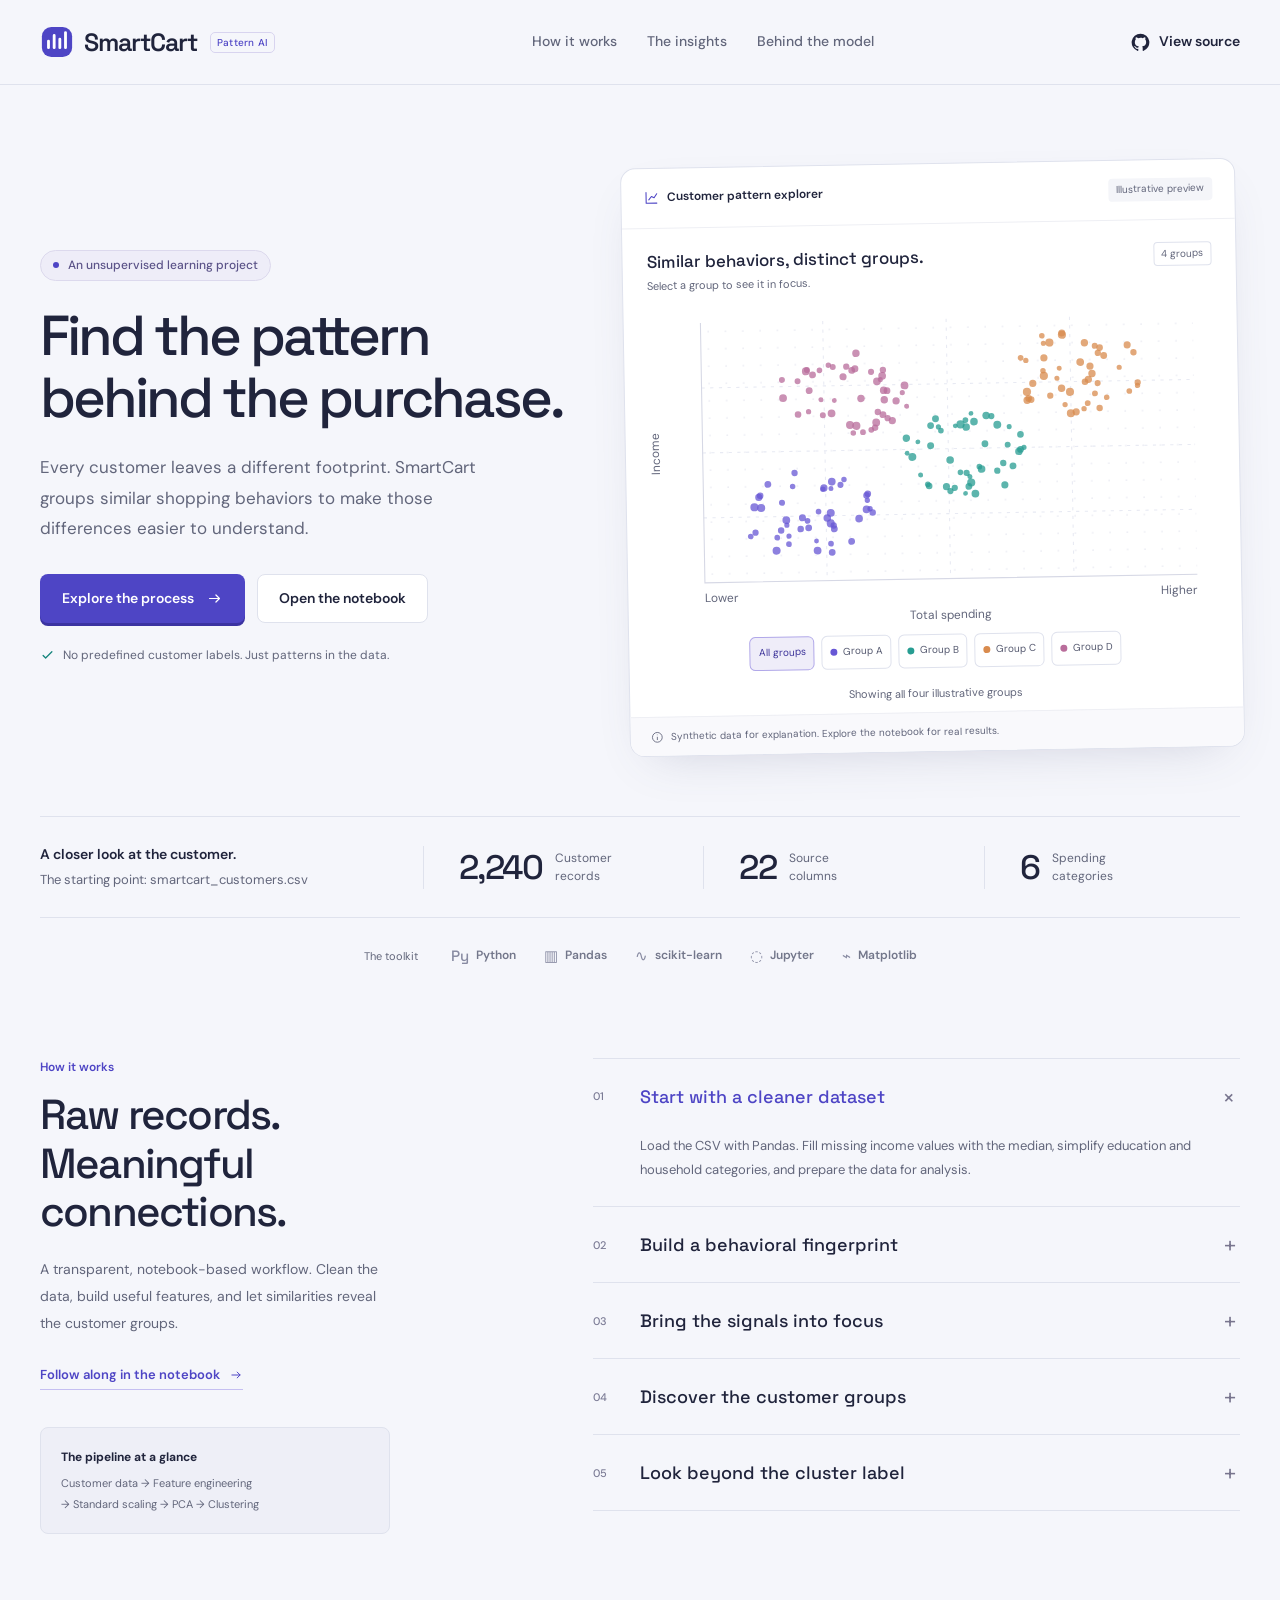
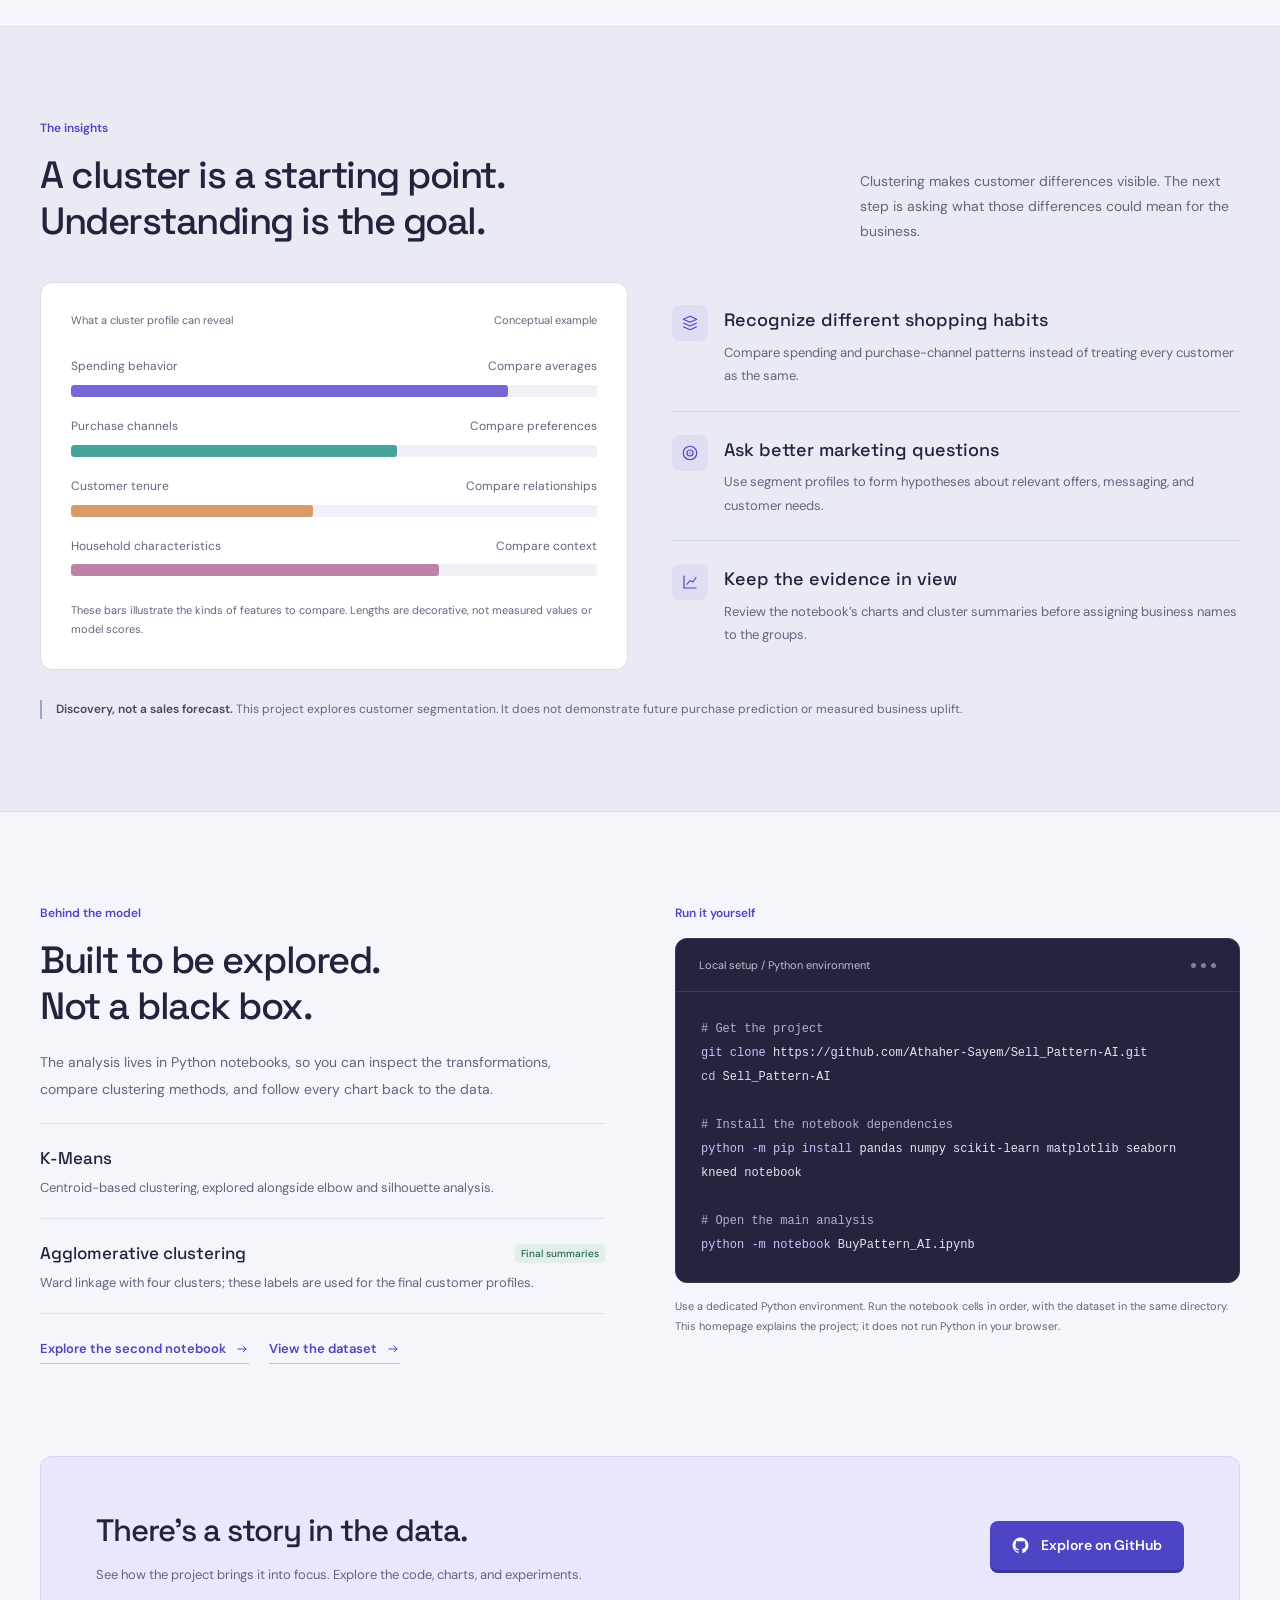
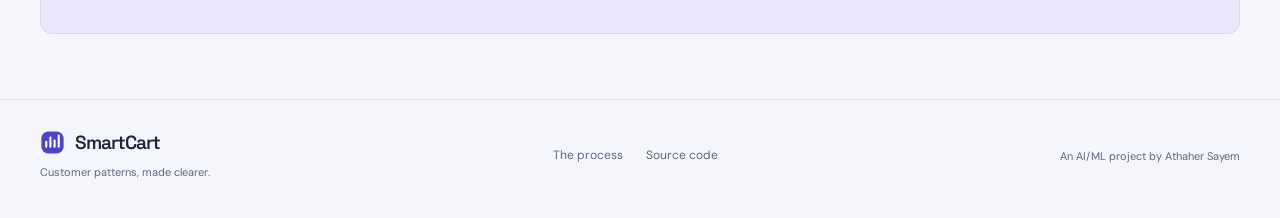
<file: index.html>
<!doctype html>
<html lang="en">
<head>
  <meta charset="utf-8">
  <meta name="viewport" content="width=device-width, initial-scale=1">
  <meta name="description" content="Explore SmartCart, an unsupervised machine learning project that reveals customer purchase patterns through feature engineering, PCA, and clustering.">
  <meta name="theme-color" content="#f5f6fb">
  <title>SmartCart — Find the pattern behind the purchase</title>
  <link rel="preconnect" href="https://fonts.googleapis.com">
  <link rel="preconnect" href="https://fonts.gstatic.com" crossorigin>
  <link href="https://fonts.googleapis.com/css2?family=DM+Sans:wght@400;450;500;550;600;650;700&family=Space+Grotesk:wght@400;500;600;700&display=swap" rel="stylesheet">
  <style>
    :root{--paper:#f5f6fb;--white:#fff;--ink:#20243c;--muted:#62667b;--line:#dfe2ed;--indigo:#4e45c5;--lavender:#e9e7fc;--teal:#14857c;--orange:#be6824;--pink:#b25185;--display:'Space Grotesk',sans-serif;--body:'DM Sans',sans-serif}
    *{box-sizing:border-box}html{scroll-behavior:smooth;scroll-padding-top:100px}body{margin:0;background:var(--paper);color:var(--ink);font:16px/1.65 var(--body);-webkit-font-smoothing:antialiased}a{color:inherit;text-decoration:none}button{font:inherit}button,a,summary{-webkit-tap-highlight-color:transparent}button:focus-visible,a:focus-visible,summary:focus-visible{outline:3px solid var(--indigo);outline-offset:5px}button{cursor:pointer}svg{display:block}h1,h2,h3,p{margin:0}h1,h2,h3{font-family:var(--display);font-weight:500}::selection{background:#dcd8fb}.container{width:min(1200px,calc(100% - 80px));margin-inline:auto}.skip{position:fixed;left:20px;top:-80px;background:var(--ink);color:white;padding:12px;z-index:20}.skip:focus{top:12px}.site-header{position:sticky;top:0;z-index:10;border-bottom:1px solid var(--line);background:rgba(245,246,251,.96)}.nav{height:84px;display:flex;justify-content:space-between;align-items:center;gap:24px}.brand{display:flex;align-items:center;gap:10px;font:600 25px var(--display);letter-spacing:-1px;flex-shrink:0}.brand-mark{width:34px;height:34px;color:var(--indigo)}.brand small{font:500 10px var(--body);letter-spacing:.02em;border:1px solid #d8d4ef;border-radius:5px;padding:3px 6px;color:var(--indigo);margin-left:3px}.nav-links{display:flex;gap:30px;align-items:center;font-size:14px;font-weight:500}.nav-links a{color:var(--muted)}.nav-links a:hover{color:var(--indigo)}.source-link{display:flex;align-items:center;gap:9px;font-size:14px;font-weight:600}.source-link svg{width:19px;height:19px}.mobile-menu{display:none}.button{min-height:48px;display:inline-flex;align-items:center;justify-content:center;gap:12px;padding:12px 21px;border-radius:8px;font-size:14px;font-weight:600;border:1px solid transparent;transition:background .18s}.button svg{width:17px;height:17px}.button-primary{background:var(--indigo);color:white;box-shadow:0 3px 0 #3b33a1}.button-primary:hover{background:#3f36ad}.button-secondary{background:white;border-color:var(--line)}.button-secondary:hover{background:#efedf9}
    .hero{padding:78px 0 64px}.hero-grid{display:grid;grid-template-columns:.92fr 1.08fr;gap:62px;align-items:center}.project-label{display:inline-flex;align-items:center;gap:9px;border:1px solid #dcd9ed;background:#eeedf8;border-radius:30px;padding:5px 12px;color:#5b5388;font-size:12px;font-weight:500}.project-label span{width:6px;height:6px;border-radius:50%;background:var(--indigo)}h1{font-size:clamp(42px,4.4vw,64px);line-height:1.09;letter-spacing:-3px;margin:24px 0}.hero-copy>p{max-width:460px;font-size:17px;line-height:1.8;color:var(--muted)}.hero-actions{display:flex;gap:12px;flex-wrap:wrap;margin:30px 0 23px}.hero-note{display:flex;align-items:center;gap:8px;color:var(--muted);font-size:12px}.hero-note svg{width:15px;height:15px;color:var(--teal)}.visual-shell{background:#fff;border:1px solid var(--line);border-radius:15px;box-shadow:0 18px 50px -24px #55567b40;overflow:hidden;transform:rotate(-1deg)}.visual-top{display:flex;justify-content:space-between;align-items:center;gap:12px;padding:18px 22px;border-bottom:1px solid #eeeff4;font-size:12px}.visual-title{display:flex;align-items:center;gap:8px;font-weight:600}.visual-title svg{width:16px;height:16px;color:var(--indigo)}.preview-tag{font-size:10px;color:var(--muted);padding:3px 8px;background:#f4f5f9;border-radius:4px}.plot-header{display:flex;justify-content:space-between;gap:12px;padding:22px 24px 0}.plot-header h2{font:500 17px var(--display)}.plot-header p{font-size:11px;color:var(--muted);margin-top:4px}.plot-header>span{align-self:flex-start;padding:3px 7px;border:1px solid var(--line);border-radius:4px;font-size:10px;color:var(--muted)}.scatter{width:100%;height:auto;padding:2px 14px 0}.scatter text{font-family:var(--body);font-size:11px;fill:var(--muted)}.scatter .gridline{stroke:#e8eaf3;stroke-dasharray:3 5}.scatter circle{transition:opacity .2s}.chart-controls{display:flex;gap:7px;justify-content:center;flex-wrap:wrap;padding:0 12px 16px}.chart-controls button{display:flex;align-items:center;gap:5px;background:#fff;border:1px solid var(--line);border-radius:6px;padding:5px 8px;min-height:34px;font-size:10px;color:#565a70}.chart-controls button[aria-pressed=true]{background:#efedf9;border-color:#b1a8e9;color:#3e359a}.swatch{width:7px;height:7px;border-radius:50%;background:var(--swatch,var(--indigo));display:inline-block;flex-shrink:0}.chart-caption{background:#f9f9fc;padding:11px 20px;color:var(--muted);font-size:10px;border-top:1px solid #eeeff4;display:flex;gap:7px;align-items:center}.chart-caption svg{width:13px;height:13px;flex-shrink:0}.chart-status{min-height:20px;text-align:center;font-size:11px;color:var(--muted);padding-bottom:10px}.dataset-strip{display:grid;grid-template-columns:1.4fr repeat(3,1fr);border-top:1px solid var(--line);border-bottom:1px solid var(--line);padding:26px 0;gap:24px;align-items:center}.dataset-intro{font-size:13px;color:var(--muted)}.dataset-intro strong{color:var(--ink);font-size:14px;display:block;font-weight:600;margin-bottom:3px}.stat{border-left:1px solid var(--line);padding-left:35px;display:flex;align-items:center;gap:13px}.stat strong{font:500 34px var(--display);letter-spacing:-1.5px}.stat span{font-size:12px;color:var(--muted);max-width:75px;line-height:1.5}.tech-line{display:flex;justify-content:center;align-items:center;gap:28px;flex-wrap:wrap;padding:28px 0 0;color:#73778b;font-size:12px}.tech-line>span:first-child{font-size:11px;color:var(--muted);margin-right:5px}.tech-line b{font-weight:600;display:flex;align-items:center;gap:7px}.tech-icon{font:500 15px var(--display);color:#888ba2}
    .section{padding:92px 0}.section-head{display:flex;justify-content:space-between;gap:45px;align-items:flex-end;margin-bottom:38px}.section-head h2{font-size:38px;line-height:1.2;letter-spacing:-1.5px;max-width:470px}.section-head p{font-size:14px;line-height:1.8;max-width:380px;color:var(--muted)}.section-label{font-size:12px;font-weight:600;color:var(--indigo);display:block;margin-bottom:14px}.workflow{display:grid;grid-template-columns:.85fr 1.15fr;gap:75px}.workflow-intro h2{font-size:42px;line-height:1.15;letter-spacing:-1.8px;max-width:340px}.workflow-intro>p{margin:20px 0 25px;max-width:340px;color:var(--muted);font-size:14px;line-height:1.9}.text-link{display:inline-flex;gap:9px;align-items:center;color:var(--indigo);font-size:13px;font-weight:600;border-bottom:1px solid #c5bff1;padding-bottom:3px}.text-link svg{width:14px;height:14px}.pipeline-mini{margin-top:37px;padding:18px 20px;border-radius:8px;border:1px solid var(--line);background:#eeeff7;max-width:350px;color:#62667b;font-size:11px;line-height:1.9}.pipeline-mini strong{color:var(--ink);display:block;font-size:12px;margin-bottom:5px}.pipeline-mini code{font-size:11px;font-family:var(--body)}.steps{border-top:1px solid var(--line)}.steps details{border-bottom:1px solid var(--line)}.steps summary{list-style:none;cursor:pointer;display:grid;grid-template-columns:32px 1fr 20px;gap:15px;align-items:center;padding:23px 0;font:500 18px var(--display)}.steps summary::-webkit-details-marker{display:none}.step-number{font:500 11px var(--body);color:#7b7b95}.step-toggle{font:400 22px var(--body);color:#78758e;text-align:center}.steps details[open] .step-toggle{transform:rotate(45deg)}.step-content{padding:0 35px 23px 47px;font-size:13px;color:var(--muted);line-height:1.9}.step-content code{font-family:var(--body);color:var(--indigo);background:#eae8f8;padding:2px 4px;border-radius:3px}.steps details[open] summary{color:var(--indigo)}.results-section{background:#eaeaf5;border-block:1px solid #dedfeb}.insights{display:grid;grid-template-columns:1fr 1fr;gap:24px}.insight-main{background:white;border:1px solid #dcdde9;border-radius:12px;padding:28px 30px}.insight-main .mini-label{font-size:11px;color:var(--muted);display:flex;justify-content:space-between;gap:12px;margin-bottom:28px}.bars{display:grid;gap:20px}.metric-label{display:flex;justify-content:space-between;font-size:12px;margin-bottom:8px;color:var(--muted)}.track{height:12px;background:#f0f0f6;border-radius:3px;overflow:hidden}.track i{display:block;height:100%;background:var(--bar);width:var(--width);border-radius:3px}.insight-main>p{font-size:11px;color:var(--muted);margin-top:25px;line-height:1.7}.insight-list{display:flex;flex-direction:column;justify-content:center;padding:0 0 0 20px}.insight-item{display:grid;grid-template-columns:36px 1fr;gap:16px;padding:23px 0;border-bottom:1px solid #d6d8e5}.insight-item:last-child{border-bottom:0}.insight-icon{background:#deddf1;color:var(--indigo);border-radius:8px;width:36px;height:36px;display:grid;place-items:center}.insight-icon svg{width:18px;height:18px}.insight-item h3{font-size:18px;margin-bottom:6px}.insight-item p{font-size:13px;color:var(--muted);line-height:1.8}.limit-note{font-size:12px;color:var(--muted);margin-top:30px;padding-left:14px;border-left:2px solid #a5a0d2}.limit-note strong{font-weight:600;color:#48465e}
    .research{display:grid;grid-template-columns:1fr 1fr;gap:70px;align-items:start}.research h2{font-size:38px;letter-spacing:-1.5px;line-height:1.2;margin-bottom:20px}.research-copy>p{color:var(--muted);font-size:14px;line-height:1.9;margin-bottom:20px}.model-comparison{display:grid;gap:0;border-top:1px solid var(--line)}.model-row{padding:20px 0;border-bottom:1px solid var(--line)}.model-row h3{font-size:17px;margin-bottom:5px;display:flex;justify-content:space-between;gap:8px;align-items:center}.model-row h3 span{font:500 10px var(--body);background:#e1eeea;color:#226653;border-radius:4px;padding:3px 6px}.model-row p{font-size:13px;color:var(--muted)}.research-links{display:flex;gap:20px;flex-wrap:wrap;margin-top:24px}.terminal{background:#22253d;border:1px solid #343750;border-radius:12px;overflow:hidden;color:#e3e4f1}.terminal-top{padding:17px 23px;border-bottom:1px solid #3b3e55;font-size:11px;color:#bdc0d1;display:flex;justify-content:space-between;gap:8px}.terminal-dots{display:flex;gap:5px;align-items:center}.terminal-dots i{width:5px;height:5px;border-radius:50%;background:#7e819c}.terminal pre{font:12px/2 ui-monospace,SFMono-Regular,Consolas,monospace;margin:0;padding:25px;overflow:auto}.terminal .comment{color:#b0b3c9}.terminal .command{color:#c8c3ff}.terminal-note{font-size:11px;color:var(--muted);padding:14px 0;line-height:1.8}.closing{padding:48px 55px;background:var(--lavender);border:1px solid #d8d5f0;border-radius:12px;display:flex;justify-content:space-between;align-items:center;gap:35px;margin-bottom:65px}.closing h2{font-size:31px;letter-spacing:-1px;margin-bottom:8px}.closing p{font-size:13px;color:#68627e}.footer{border-top:1px solid var(--line);padding:30px 0 36px}.footer-inner{display:flex;align-items:center;justify-content:space-between;gap:25px}.footer-brand .brand{font-size:19px}.footer-brand .brand-mark{width:25px;height:25px}.footer-brand>p{font-size:11px;color:var(--muted);margin-top:8px}.footer-links{display:flex;gap:23px;font-size:12px;color:var(--muted)}.footer-credit{font-size:11px;color:var(--muted)}
    .hero-grid>*,.research>*,.insights>*{min-width:0}.model-row h3{flex-wrap:wrap}.terminal code{white-space:pre-wrap;overflow-wrap:anywhere}
    @media(min-width:1450px){.hero{padding-top:95px;padding-bottom:78px}}
    @media(max-width:1050px){.container{width:calc(100% - 48px)}.hero-grid{gap:30px}h1{font-size:50px;letter-spacing:-2.5px}.nav-links{gap:18px}.hero-copy>p{font-size:15px}.workflow{gap:40px}.stat{padding-left:20px}.stat strong{font-size:30px}.research{gap:40px}.closing{padding:36px}}
    @media(max-width:800px){.hero{padding:48px 0}.hero-grid{grid-template-columns:1fr;gap:40px}.hero-copy{max-width:600px}h1{font-size:60px;max-width:580px}.hero-copy>p{max-width:510px}.visual-shell{max-width:600px;width:100%;margin:auto;transform:none}.nav-links{display:none}.nav{height:72px}.mobile-menu{display:block;position:relative;margin-left:auto}.mobile-menu summary{list-style:none;cursor:pointer;font-size:13px;min-height:44px;padding:12px}.mobile-menu summary::-webkit-details-marker{display:none}.mobile-menu div{position:absolute;right:0;top:55px;background:white;box-shadow:0 12px 35px #20243c20;border:1px solid var(--line);border-radius:8px;min-width:180px;padding:8px}.mobile-menu a{display:block;font-size:14px;padding:10px}.dataset-strip{grid-template-columns:repeat(3,1fr);gap:18px}.dataset-intro{grid-column:1/-1;padding-bottom:5px}.stat{padding-left:0;border:0}.tech-line{gap:16px}.section{padding:65px 0}.workflow{grid-template-columns:1fr;gap:32px}.workflow-intro h2{max-width:550px;font-size:36px}.workflow-intro>p{max-width:520px}.pipeline-mini{display:none}.section-head{align-items:flex-start;gap:20px;flex-direction:column}.section-head h2{font-size:34px}.section-head p{max-width:520px}.insights,.research{grid-template-columns:1fr;gap:32px}.insight-list{padding:0}.research{gap:30px}.research h2{font-size:34px}.closing{align-items:flex-start;flex-direction:column;gap:23px}.footer-inner{flex-wrap:wrap}.footer-credit{width:100%}.source-link{font-size:0;gap:0}.source-link svg{width:23px;height:23px}.source-link{min-width:35px;min-height:44px;justify-content:center}}
    @media(max-width:480px){.container{width:calc(100% - 36px)}h1{font-size:46px;letter-spacing:-2px}.brand{font-size:22px}.brand small{display:none}.hero{padding:36px 0}.hero-copy>p{font-size:15px}.hero-actions{gap:10px}.button{padding-inline:16px;font-size:13px}.plot-header{padding:20px 16px 0}.plot-header h2{font-size:15px}.visual-top{padding:15px 16px}.preview-tag{font-size:9px}.chart-controls{gap:5px}.chart-controls button{font-size:9px;padding:4px 6px}.stat{flex-direction:column;align-items:flex-start;gap:5px}.stat strong{font-size:29px}.stat span{max-width:none;font-size:11px}.tech-line{justify-content:flex-start;gap:14px}.tech-line>span:first-child{width:100%}.workflow-intro h2,.section-head h2,.research h2{font-size:32px}.steps summary{font-size:16px;gap:9px}.step-content{padding-left:41px;padding-right:5px}.insight-main{padding:22px}.closing{padding:28px 24px}.closing h2{font-size:27px}.footer-links{gap:20px}.terminal pre{padding:20px;font-size:11px}}
    @media(prefers-reduced-motion:reduce){html{scroll-behavior:auto}*,*::before,*::after{transition:none!important;animation:none!important}}
  </style>
</head>
<body>
  <a class="skip" href="#main">Skip to content</a>
  <svg xmlns="http://www.w3.org/2000/svg" style="display:none" aria-hidden="true"><symbol id="logo" viewBox="0 0 36 36"><rect x="2" y="2" width="32" height="32" rx="10" fill="currentColor"/><path d="M9 24V17m6 7V11m6 13V15m6 9V8" stroke="white" stroke-width="3" stroke-linecap="round"/></symbol><symbol id="arrow" viewBox="0 0 24 24"><path d="M5 12h14m-5-5 5 5-5 5" fill="none" stroke="currentColor" stroke-width="1.7" stroke-linecap="round" stroke-linejoin="round"/></symbol><symbol id="github" viewBox="0 0 24 24"><path fill="currentColor" d="M12 .8a11.2 11.2 0 0 0-3.54 21.82c.56.1.77-.24.77-.54v-2.1c-3.13.68-3.8-1.33-3.8-1.33-.51-1.3-1.25-1.65-1.25-1.65-1.02-.7.08-.69.08-.69 1.13.08 1.73 1.16 1.73 1.16 1 1.72 2.63 1.22 3.27.93.1-.73.4-1.22.72-1.5-2.5-.28-5.12-1.25-5.12-5.54 0-1.23.44-2.23 1.16-3.02-.12-.28-.5-1.43.11-2.98 0 0 .94-.3 3.08 1.15A10.7 10.7 0 0 1 12 6.13c.95 0 1.9.13 2.79.38 2.14-1.45 3.07-1.15 3.07-1.15.61 1.55.23 2.7.11 2.98a4.35 4.35 0 0 1 1.15 3.02c0 4.3-2.62 5.26-5.13 5.54.41.35.77 1.03.77 2.08v3.1c0 .3.2.65.78.54A11.2 11.2 0 0 0 12 .8Z"/></symbol><symbol id="check" viewBox="0 0 24 24"><path d="m5 12 4 4L19 6" fill="none" stroke="currentColor" stroke-width="2" stroke-linecap="round" stroke-linejoin="round"/></symbol><symbol id="chart" viewBox="0 0 24 24"><path d="M4 4v16h16M8 15l4-5 4 2 4-6" fill="none" stroke="currentColor" stroke-width="1.6" stroke-linecap="round" stroke-linejoin="round"/></symbol><symbol id="info" viewBox="0 0 24 24"><circle cx="12" cy="12" r="9" fill="none" stroke="currentColor" stroke-width="1.6"/><path d="M12 11v6m0-10v1" stroke="currentColor" stroke-width="1.6"/></symbol><symbol id="layers" viewBox="0 0 24 24"><path d="m3 7 9-4 9 4-9 4-9-4Zm0 5 9 4 9-4M3 17l9 4 9-4" fill="none" stroke="currentColor" stroke-width="1.6" stroke-linejoin="round"/></symbol><symbol id="target" viewBox="0 0 24 24"><circle cx="12" cy="12" r="9" fill="none" stroke="currentColor" stroke-width="1.6"/><circle cx="12" cy="12" r="4" fill="none" stroke="currentColor" stroke-width="1.6"/><circle cx="12" cy="12" r="1" fill="currentColor"/></symbol></svg>
  <header class="site-header">
    <nav class="container nav" aria-label="Main navigation">
      <a class="brand" href="#top" aria-label="SmartCart home"><svg class="brand-mark" aria-hidden="true"><use href="#logo"/></svg>SmartCart<small>Pattern AI</small></a>
      <div class="nav-links"><a href="#how-it-works">How it works</a><a href="#insights">The insights</a><a href="#research">Behind the model</a></div>
      <details class="mobile-menu"><summary>Menu</summary><div><a href="#how-it-works">How it works</a><a href="#insights">The insights</a><a href="#research">Behind the model</a></div></details>
      <a class="source-link" href="https://github.com/Athaher-Sayem/Sell_Pattern-AI" aria-label="View source on GitHub"><svg aria-hidden="true"><use href="#github"/></svg>View source</a>
    </nav>
  </header>
  <main id="main">
    <section class="hero" id="top" aria-labelledby="hero-title">
      <div class="container hero-grid">
        <div class="hero-copy">
          <div class="project-label"><span aria-hidden="true"></span>An unsupervised learning project</div>
          <h1 id="hero-title">Find the pattern<br>behind the purchase.</h1>
          <p>Every customer leaves a different footprint. SmartCart groups similar shopping behaviors to make those differences easier to understand.</p>
          <div class="hero-actions"><a class="button button-primary" href="#how-it-works">Explore the process<svg aria-hidden="true"><use href="#arrow"/></svg></a><a class="button button-secondary" href="https://github.com/Athaher-Sayem/Sell_Pattern-AI/blob/main/BuyPattern_AI.ipynb">Open the notebook</a></div>
          <div class="hero-note"><svg aria-hidden="true"><use href="#check"/></svg>No predefined customer labels. Just patterns in the data.</div>
        </div>
        <div class="visual-shell">
          <div class="visual-top"><span class="visual-title"><svg aria-hidden="true"><use href="#chart"/></svg>Customer pattern explorer</span><span class="preview-tag">Illustrative preview</span></div>
          <div class="plot-header"><div><h2>Similar behaviors, distinct groups.</h2><p>Select a group to see it in focus.</p></div><span>4 groups</span></div>
          <svg class="scatter" viewBox="0 0 540 316" role="img" aria-labelledby="plot-title plot-desc"><title id="plot-title">Illustrative customer segmentation scatter plot</title><desc id="plot-desc">Synthetic points arranged into four groups to explain clustering. This is not the notebook's measured output. The horizontal axis represents spending and the vertical axis represents income.</desc><defs><pattern id="dots" width="16" height="16" patternUnits="userSpaceOnUse"><circle cx="1" cy="1" r=".7" fill="#e6e7f0"/></pattern><clipPath id="plot-clip"><rect x="58" y="25" width="455" height="240"/></clipPath></defs><rect x="58" y="25" width="455" height="240" fill="url(#dots)"/><path class="gridline" d="M58 85h455M58 145h455M58 205h455M171 25v240M285 25v240M399 25v240"/><path d="M58 25v240h455" fill="none" stroke="#d6d8e5"/><g clip-path="url(#plot-clip)" id="scatter-points"></g><text x="285" y="302" text-anchor="middle">Total spending</text><text x="18" y="145" text-anchor="middle" transform="rotate(-90 18 145)">Income</text><text x="58" y="283">Lower</text><text x="513" y="283" text-anchor="end">Higher</text></svg>
          <div class="chart-controls" role="group" aria-label="Highlight an illustrative cluster"><button type="button" data-cluster="all" aria-pressed="true">All groups</button><button type="button" data-cluster="0" aria-pressed="false"><span class="swatch" style="--swatch:#6757d5" aria-hidden="true"></span>Group A</button><button type="button" data-cluster="1" aria-pressed="false"><span class="swatch" style="--swatch:#279d92" aria-hidden="true"></span>Group B</button><button type="button" data-cluster="2" aria-pressed="false"><span class="swatch" style="--swatch:#d98b4e" aria-hidden="true"></span>Group C</button><button type="button" data-cluster="3" aria-pressed="false"><span class="swatch" style="--swatch:#b96d9b" aria-hidden="true"></span>Group D</button></div>
          <p class="chart-status" aria-live="polite" id="chart-status">Showing all four illustrative groups</p>
          <div class="chart-caption"><svg aria-hidden="true"><use href="#info"/></svg>Synthetic data for explanation. Explore the notebook for real results.</div>
          <noscript><p class="chart-caption">Enable JavaScript to explore the illustrative scatter plot.</p></noscript>
        </div>
      </div>
    </section>
    <div class="container">
      <div class="dataset-strip"><div class="dataset-intro"><strong>A closer look at the customer.</strong>The starting point: smartcart_customers.csv</div><div class="stat"><strong>2,240</strong><span>Customer records</span></div><div class="stat"><strong>22</strong><span>Source columns</span></div><div class="stat"><strong>6</strong><span>Spending categories</span></div></div>
      <div class="tech-line"><span>The toolkit</span><b><span class="tech-icon" aria-hidden="true">Py</span>Python</b><b><span class="tech-icon" aria-hidden="true">▥</span>Pandas</b><b><span class="tech-icon" aria-hidden="true">∿</span>scikit-learn</b><b><span class="tech-icon" aria-hidden="true">◌</span>Jupyter</b><b><span class="tech-icon" aria-hidden="true">⌁</span>Matplotlib</b></div>
    </div>
    <section class="section" id="how-it-works" aria-labelledby="workflow-title">
      <div class="container workflow">
        <div class="workflow-intro"><span class="section-label">How it works</span><h2 id="workflow-title">Raw records.<br>Meaningful connections.</h2><p>A transparent, notebook-based workflow. Clean the data, build useful features, and let similarities reveal the customer groups.</p><a class="text-link" href="https://github.com/Athaher-Sayem/Sell_Pattern-AI/blob/main/BuyPattern_AI.ipynb">Follow along in the notebook<svg aria-hidden="true"><use href="#arrow"/></svg></a><div class="pipeline-mini"><strong>The pipeline at a glance</strong><code>Customer data → Feature engineering<br>→ Standard scaling → PCA → Clustering</code></div></div>
        <div class="steps">
          <details open><summary><span class="step-number">01</span>Start with a cleaner dataset<span class="step-toggle" aria-hidden="true">+</span></summary><div class="step-content">Load the CSV with Pandas. Fill missing income values with the median, simplify education and household categories, and prepare the data for analysis.</div></details>
          <details><summary><span class="step-number">02</span>Build a behavioral fingerprint<span class="step-toggle" aria-hidden="true">+</span></summary><div class="step-content">Derive <code>Total_Spending</code> from six product categories, plus age, customer tenure, and total children. Encode categorical values and remove redundant source columns.</div></details>
          <details><summary><span class="step-number">03</span>Bring the signals into focus<span class="step-toggle" aria-hidden="true">+</span></summary><div class="step-content"><code>StandardScaler</code> puts features on a comparable scale. Principal component analysis (PCA) then compresses the data into three components for clustering and visualization.</div></details>
          <details><summary><span class="step-number">04</span>Discover the customer groups<span class="step-toggle" aria-hidden="true">+</span></summary><div class="step-content">Explore cluster counts using the elbow method and silhouette scores. Compare K-Means with Ward-linkage agglomerative clustering, both configured with four clusters in the notebook.</div></details>
          <details><summary><span class="step-number">05</span>Look beyond the cluster label<span class="step-toggle" aria-hidden="true">+</span></summary><div class="step-content">Use the agglomerative labels for the final summaries. Compare cluster counts and average features, then inspect income versus total spending to interpret the differences.</div></details>
        </div>
      </div>
    </section>
    <section class="section results-section" id="insights" aria-labelledby="insights-title">
      <div class="container">
        <div class="section-head"><div><span class="section-label">The insights</span><h2 id="insights-title">A cluster is a starting point.<br>Understanding is the goal.</h2></div><p>Clustering makes customer differences visible. The next step is asking what those differences could mean for the business.</p></div>
        <div class="insights">
          <div class="insight-main"><div class="mini-label"><span>What a cluster profile can reveal</span><span>Conceptual example</span></div><div class="bars"><div><div class="metric-label"><span>Spending behavior</span><span>Compare averages</span></div><div class="track"><i style="--width:83%;--bar:#7667d6"></i></div></div><div><div class="metric-label"><span>Purchase channels</span><span>Compare preferences</span></div><div class="track"><i style="--width:62%;--bar:#45a59c"></i></div></div><div><div class="metric-label"><span>Customer tenure</span><span>Compare relationships</span></div><div class="track"><i style="--width:46%;--bar:#d99c69"></i></div></div><div><div class="metric-label"><span>Household characteristics</span><span>Compare context</span></div><div class="track"><i style="--width:70%;--bar:#bc83a6"></i></div></div></div><p>These bars illustrate the kinds of features to compare. Lengths are decorative, not measured values or model scores.</p></div>
          <div class="insight-list"><article class="insight-item"><div class="insight-icon"><svg aria-hidden="true"><use href="#layers"/></svg></div><div><h3>Recognize different shopping habits</h3><p>Compare spending and purchase-channel patterns instead of treating every customer as the same.</p></div></article><article class="insight-item"><div class="insight-icon"><svg aria-hidden="true"><use href="#target"/></svg></div><div><h3>Ask better marketing questions</h3><p>Use segment profiles to form hypotheses about relevant offers, messaging, and customer needs.</p></div></article><article class="insight-item"><div class="insight-icon"><svg aria-hidden="true"><use href="#chart"/></svg></div><div><h3>Keep the evidence in view</h3><p>Review the notebook’s charts and cluster summaries before assigning business names to the groups.</p></div></article></div>
        </div><p class="limit-note"><strong>Discovery, not a sales forecast.</strong> This project explores customer segmentation. It does not demonstrate future purchase prediction or measured business uplift.</p>
      </div>
    </section>
    <section class="section" id="research" aria-labelledby="research-title">
      <div class="container research"><div class="research-copy"><span class="section-label">Behind the model</span><h2 id="research-title">Built to be explored.<br>Not a black box.</h2><p>The analysis lives in Python notebooks, so you can inspect the transformations, compare clustering methods, and follow every chart back to the data.</p><div class="model-comparison"><div class="model-row"><h3>K-Means</h3><p>Centroid-based clustering, explored alongside elbow and silhouette analysis.</p></div><div class="model-row"><h3>Agglomerative clustering<span>Final summaries</span></h3><p>Ward linkage with four clusters; these labels are used for the final customer profiles.</p></div></div><div class="research-links"><a class="text-link" href="https://github.com/Athaher-Sayem/Sell_Pattern-AI/blob/main/BuyPatternTest.ipynb">Explore the second notebook<svg aria-hidden="true"><use href="#arrow"/></svg></a><a class="text-link" href="https://github.com/Athaher-Sayem/Sell_Pattern-AI/blob/main/smartcart_customers.csv">View the dataset<svg aria-hidden="true"><use href="#arrow"/></svg></a></div></div><div><span class="section-label">Run it yourself</span><div class="terminal"><div class="terminal-top"><span>Local setup / Python environment</span><span class="terminal-dots" aria-hidden="true"><i></i><i></i><i></i></span></div><pre><code><span class="comment"># Get the project</span>
<span class="command">git clone</span> https://github.com/Athaher-Sayem/Sell_Pattern-AI.git
<span class="command">cd</span> Sell_Pattern-AI

<span class="comment"># Install the notebook dependencies</span>
<span class="command">python -m pip install</span> pandas numpy scikit-learn matplotlib seaborn kneed notebook

<span class="comment"># Open the main analysis</span>
<span class="command">python -m notebook</span> BuyPattern_AI.ipynb</code></pre></div><p class="terminal-note">Use a dedicated Python environment. Run the notebook cells in order, with the dataset in the same directory. This homepage explains the project; it does not run Python in your browser.</p></div></div>
    </section>
    <div class="container"><section class="closing" aria-labelledby="closing-title"><div><h2 id="closing-title">There’s a story in the data.</h2><p>See how the project brings it into focus. Explore the code, charts, and experiments.</p></div><a class="button button-primary" href="https://github.com/Athaher-Sayem/Sell_Pattern-AI"><svg aria-hidden="true"><use href="#github"/></svg>Explore on GitHub</a></section></div>
  </main>
  <footer class="footer"><div class="container footer-inner"><div class="footer-brand"><a class="brand" href="#top"><svg class="brand-mark" aria-hidden="true"><use href="#logo"/></svg>SmartCart</a><p>Customer patterns, made clearer.</p></div><div class="footer-links"><a href="#how-it-works">The process</a><a href="https://github.com/Athaher-Sayem/Sell_Pattern-AI">Source code</a></div><p class="footer-credit">An AI/ML project by <a href="https://github.com/Athaher-Sayem">Athaher Sayem</a></p></div></footer>
  <script>
    // A deterministic, explicitly illustrative dataset; no customer records are loaded.
    const plot = document.getElementById('scatter-points');
    const colors = ['#6757d5', '#279d92', '#d98b4e', '#b96d9b'];
    const centers = [[155, 204], [300, 152], [407, 76], [192, 91]];
    let seed = 42;
    function random() { seed = (seed * 1664525 + 1013904223) >>> 0; return seed / 4294967296; }
    centers.forEach(([x, y], cluster) => {
      for (let i = 0; i < 45; i++) {
        const angle = random() * Math.PI * 2;
        const radius = Math.sqrt(random());
        const point = document.createElementNS('http://www.w3.org/2000/svg', 'circle');
        point.setAttribute('cx', (x + Math.cos(angle) * radius * 64).toFixed(2));
        point.setAttribute('cy', (y + Math.sin(angle) * radius * 40).toFixed(2));
        point.setAttribute('r', (2.2 + random() * 1.6).toFixed(2));
        point.setAttribute('fill', colors[cluster]);
        point.setAttribute('opacity', '.75');
        point.dataset.cluster = String(cluster);
        plot.appendChild(point);
      }
    });
    document.querySelectorAll('.chart-controls button').forEach(button => {
      button.addEventListener('click', () => {
        const selected = button.dataset.cluster;
        document.querySelectorAll('.chart-controls button').forEach(control => control.setAttribute('aria-pressed', String(control === button)));
        plot.querySelectorAll('circle').forEach(point => point.setAttribute('opacity', selected === 'all' || point.dataset.cluster === selected ? '.85' : '.09'));
        document.getElementById('chart-status').textContent = selected === 'all' ? 'Showing all four illustrative groups' : `Group ${'ABCD'[Number(selected)]} highlighted · other groups dimmed`;
      });
    });
    document.querySelectorAll('.mobile-menu a').forEach(link => {
      link.addEventListener('click', () => {
        const menu = link.closest('details');
        menu.open = false;
        const target = document.querySelector(link.getAttribute('href'));
        target.setAttribute('tabindex', '-1');
        target.focus({preventScroll:true});
      });
    });
  </script>
</body>
</html>
</file>
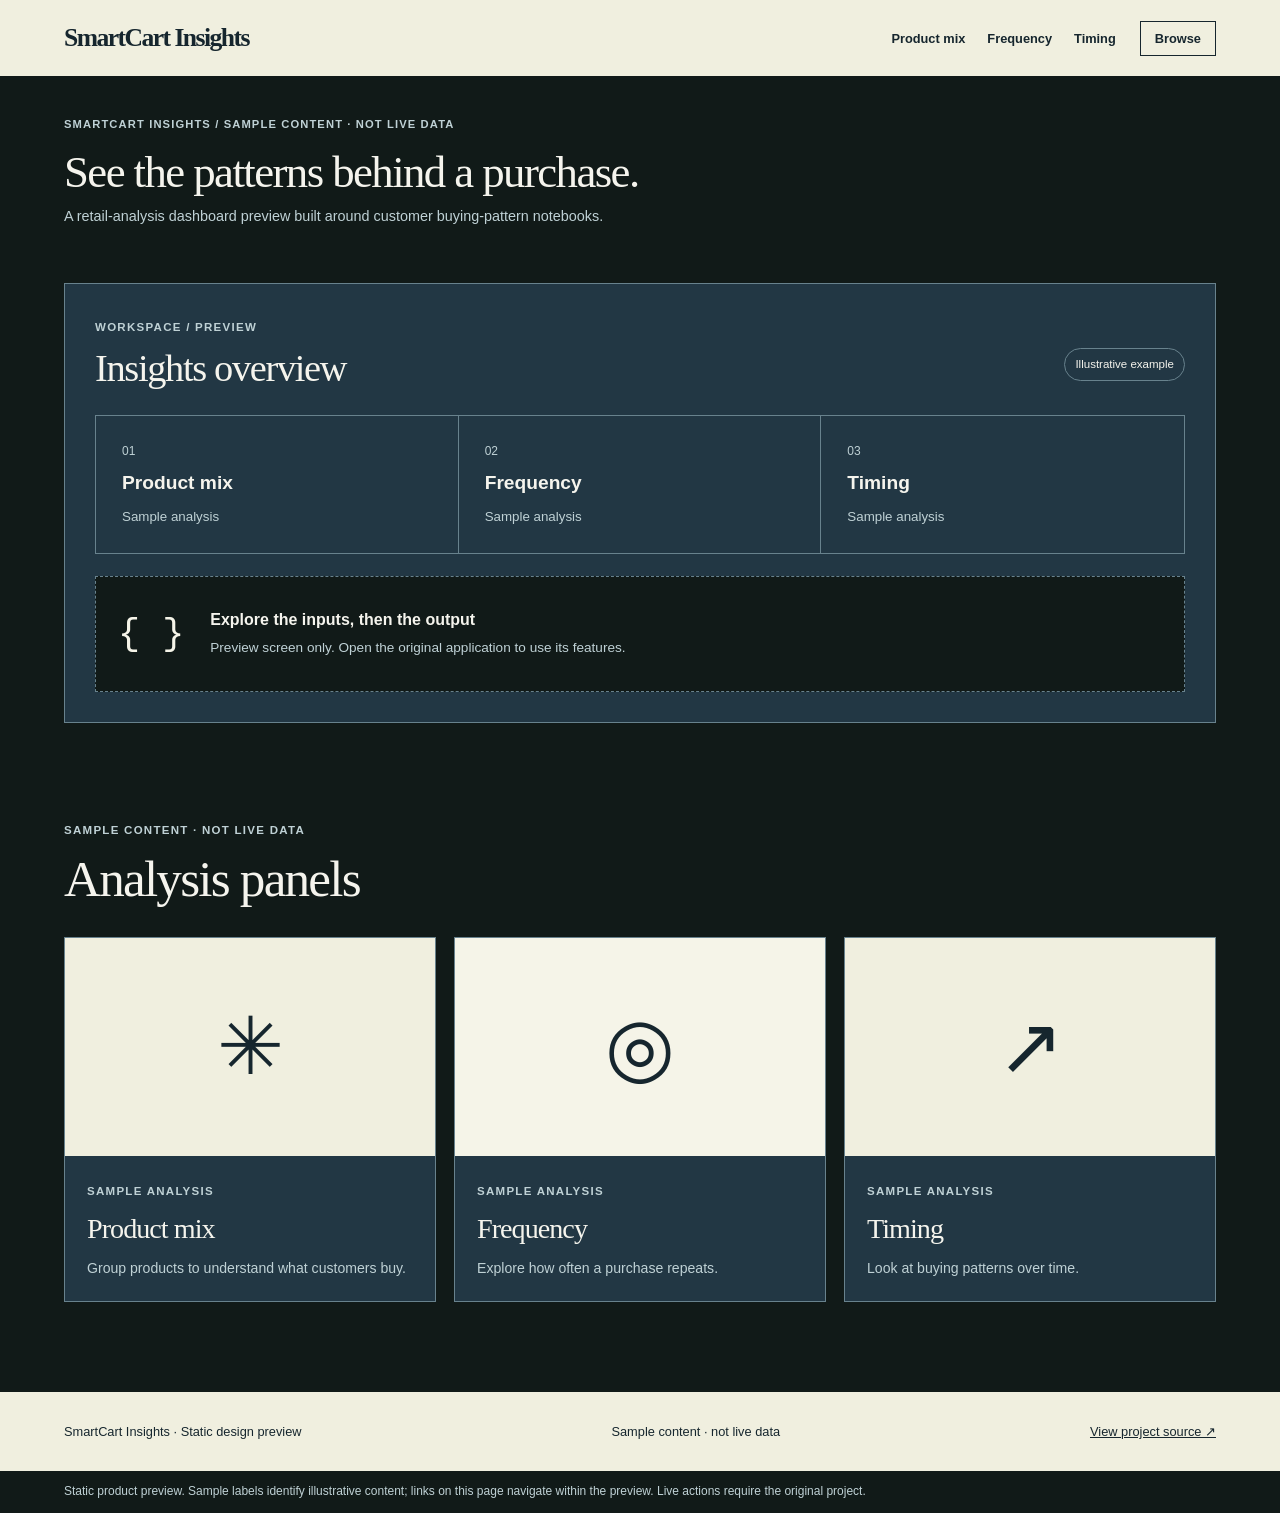
<file: showcase-design/index.html>
<!doctype html><html lang="en"><head><meta charset="utf-8"><meta name="viewport" content="width=device-width,initial-scale=1"><meta name="description" content="A retail-analysis dashboard preview built around customer buying-pattern notebooks."><title>SmartCart Insights — See the patterns behind a purchase.</title><link rel="stylesheet" href="styles.css"><link rel="stylesheet" href="product.css"></head><body class="product-page product-analytics"><a class="p-skip" href="#main">Skip to content</a><header class="p-nav"><a class="p-brand" href="#home">SmartCart Insights</a><nav aria-label="Sections"><a href="#item-0">Product mix</a><a href="#item-1">Frequency</a><a href="#item-2">Timing</a></nav><a class="p-nav-extra" href="#items">Browse</a></header><main id="main"><section class="p-app-intro" id="home"><span>SmartCart Insights / Sample content · not live data</span><h1>See the patterns behind a purchase.</h1><p>A retail-analysis dashboard preview built around customer buying-pattern notebooks.</p></section><div id="workspace"><section class="p-workspace"><div class="p-work-head"><div><small>WORKSPACE / PREVIEW</small><h2>Insights overview</h2></div><span class="p-chip">Illustrative example</span></div><div class="p-steps"><a href="#item-0"><span>01</span><b>Product mix</b><small>Sample analysis</small></a><a href="#item-1"><span>02</span><b>Frequency</b><small>Sample analysis</small></a><a href="#item-2"><span>03</span><b>Timing</b><small>Sample analysis</small></a></div><div class="p-preview"><span class="p-preview-mark" aria-hidden="true">{ }</span><div><b>Explore the inputs, then the output</b><p>Preview screen only. Open the original application to use its features.</p></div></div></section></div><section id="items" class="p-collection"><div class="p-section-title"><div><small>Sample content · not live data</small><h2>Analysis panels</h2></div></div><div class="p-grid analytics"><article class="p-item" id="item-0"><div class="p-image analytics"><span aria-hidden="true">✳</span></div><div class="p-item-info"><small>Sample analysis</small><h3>Product mix</h3><p>Group products to understand what customers buy.</p></div></article><article class="p-item" id="item-1"><div class="p-image analytics"><span aria-hidden="true">◎</span></div><div class="p-item-info"><small>Sample analysis</small><h3>Frequency</h3><p>Explore how often a purchase repeats.</p></div></article><article class="p-item" id="item-2"><div class="p-image analytics"><span aria-hidden="true">↗</span></div><div class="p-item-info"><small>Sample analysis</small><h3>Timing</h3><p>Look at buying patterns over time.</p></div></article></div></section></main><footer class="p-footer"><span>SmartCart Insights · Static design preview</span><span>Sample content · not live data</span><a href="https://github.com/Athaher-Sayem/Sell_Pattern-AI/tree/Shocase_design" target="_blank" rel="noopener noreferrer">View project source ↗</a></footer><p class="p-disclosure">Static product preview. Sample labels identify illustrative content; links on this page navigate within the preview. Live actions require the original project.</p></body></html>
</file>
<file: showcase-design/styles.css>
*{box-sizing:border-box}html{scroll-behavior:smooth}body{margin:0}a{color:inherit}a:focus-visible,summary:focus-visible{outline:3px solid #d35326;outline-offset:4px}img{max-width:100%}p{line-height:1.65}code{overflow-wrap:anywhere}.skip{position:absolute;top:-200px;left:16px;background:white;color:#111;padding:10px;z-index:20}.skip:focus{top:10px}.mast{width:100%;min-height:80px;padding:13px 5%;display:flex;align-items:center;justify-content:space-between;gap:20px}.mast a{text-decoration:none}.mast nav{display:flex;align-items:center;gap:clamp(12px,2vw,34px);font:600 .9rem Arial,sans-serif}.mast nav a:hover{text-decoration:underline;text-underline-offset:6px}.utility{font:700 .85rem Arial,sans-serif;white-space:nowrap}.footer{padding:40px 5%;background:#20282a;color:#f6f6ec;font:14px/1.6 Arial,sans-serif}.footer a{color:inherit}.footer p{max-width:54rem;margin:0 0 10px}.footer-inner{display:flex;justify-content:space-between;gap:20px;flex-wrap:wrap}@media(max-width:760px){.mast{flex-wrap:wrap;min-height:100px;gap:10px;padding:14px 5%}.mast nav{order:3;width:100%;overflow-x:auto;white-space:nowrap;padding:10px 0 4px;border-top:1px solid currentColor;font-size:.8rem}.mast .utility{font-size:.72rem}h1,h2,h3{overflow-wrap:break-word}}@media(prefers-reduced-motion:reduce){html{scroll-behavior:auto}}
body.patterns{background:#111a18;color:#f5f4e8;font-family:Arial,sans-serif}.patterns .mast{background:#111a18;color:#f5f4e8;border-bottom:1px solid #50665b}.patterns .brand{font-weight:900;letter-spacing:-.07em}.patterns .utility{border:1px solid #abfb69;padding:.8rem 1rem}.patterns .sp-hero{min-height:730px;position:relative;padding:95px 6% 70px;overflow:hidden}.patterns .sp-label{color:#bafb7c;letter-spacing:.12em}.patterns .sp-hero h1{font-size:clamp(5rem,11vw,12rem);line-height:.85;letter-spacing:-.09em;margin:55px 0}.patterns .sp-hero h1 i{font-style:normal;color:#bafb7c}.patterns .sp-bottom{display:flex;align-items:end;justify-content:space-between;gap:30px;position:relative;z-index:1}.patterns .sp-bottom p{max-width:29rem;line-height:1.7}.patterns a{color:#bafb7c}.patterns .sp-lines{position:absolute;right:-3%;top:18%;width:42%;height:58%;display:flex;align-items:end;gap:4%}.patterns .sp-lines span{width:16%;border:2px solid #a8fa7366;border-radius:50% 50% 0 0;height:35%}.patterns .sp-lines span:nth-child(2){height:80%}.patterns .sp-lines span:nth-child(3){height:55%}.patterns .sp-lines span:nth-child(4){height:100%}.patterns .sp-lines span:nth-child(5){height:65%}.patterns h2{font-size:clamp(3rem,6vw,7rem);letter-spacing:-.07em;line-height:.95}.patterns .sp-method{padding:100px 6%;display:grid;grid-template-columns:1fr 1fr;gap:60px;background:#dbe6d3;color:#10231a}.patterns .sp-method p{max-width:34rem;line-height:1.7}.patterns .sp-process p{border-top:1px solid #50665b;padding:18px 0;font-size:1.7rem}.patterns .sp-data{background:#bafb7c;color:#182419;padding:100px 6%}.patterns .sp-data p{max-width:42rem}.patterns .sp-use{padding:110px 6%}.patterns .sp-use>div{display:grid;grid-template-columns:repeat(3,1fr);gap:18px}.patterns .sp-use>div p{border-top:1px solid #bafb7c;padding-top:25px;font-size:1.4rem}.patterns .sp-use small{color:#b8cdb7}.patterns .sp-source{padding:90px 6%;background:#1d3024}.patterns .sp-source p{max-width:36rem}@media(max-width:720px){.patterns .sp-hero{min-height:650px}.patterns .sp-hero h1{font-size:clamp(4rem,14vw,7rem)}.patterns .sp-lines{opacity:.4;right:0;width:70%}.patterns .sp-bottom,.patterns .sp-method{display:block}.patterns .sp-bottom a{display:inline-block;margin-top:20px}.patterns .sp-use>div{grid-template-columns:1fr}}
</file>
<file: showcase-design/product.css>
:root{--p-bg:#111a18;--p-ink:#f5f4ed;--p-accent:#f5f4e8;--p-card:#223744;--p-muted:#bfd1d5;--p-border:#68828d;--p-head:#f0efdf;--p-head-ink:#16262e;}

/* Product-first preview. Preserve the original design's palette and assets. */
body.product-page{background:var(--p-bg);color:var(--p-ink);font-family:Arial,'Segoe UI',sans-serif;line-height:1.5;margin:0}
.product-page *{box-sizing:border-box}.product-page a{color:inherit}.product-page a:focus-visible{outline:3px solid var(--p-accent);outline-offset:4px}.product-page h1,.product-page h2,.product-page h3{overflow-wrap:anywhere;letter-spacing:-.035em}.product-page p{max-width:68ch}
.p-skip{position:absolute;top:-90px;left:12px;background:var(--p-card);padding:10px;z-index:10}.p-skip:focus{top:10px}
.p-nav{min-height:76px;display:flex;align-items:center;gap:24px;padding:12px 5%;background:var(--p-head);color:var(--p-head-ink)}
.p-brand{text-decoration:none;font:bold clamp(1.25rem,2vw,1.9rem)/1.1 Georgia,serif;letter-spacing:-.06em;flex:0 0 auto}
.p-nav nav{display:flex;gap:22px;margin-left:auto;overflow-x:auto;scrollbar-width:thin}.p-nav nav a,.p-nav-extra{font:600 .8rem Arial,sans-serif;text-decoration:none;white-space:nowrap}.p-nav nav a:hover,.p-nav-extra:hover{text-decoration:underline;text-underline-offset:4px}.p-nav-extra{border:1px solid currentColor;padding:9px 14px}
.p-heading{display:grid;grid-template-columns:1.2fr .8fr;min-height:470px;align-items:stretch;border-bottom:1px solid var(--p-border)}.p-copy{padding:72px 7% 64px 9%;display:flex;flex-direction:column;justify-content:center}.p-overline,.p-item small,.p-section-title small,.p-work-head small,.p-newspaper .p-edition{font:700 .72rem Arial,sans-serif;text-transform:uppercase;letter-spacing:.11em;color:var(--p-muted)}
.p-heading h1{font:normal clamp(3rem,5vw,5.6rem)/1.03 Georgia,serif;margin:18px 0}.p-copy>p{font-size:1.05rem;color:var(--p-muted);line-height:1.7}.p-action{align-self:flex-start;padding:13px 20px;border:1px solid var(--p-ink);text-decoration:none;margin-top:16px;font:700 .87rem Arial,sans-serif}.p-action:hover{background:var(--p-head);color:var(--p-head-ink)}
.p-hero-image,.p-hero-graphic{min-height:340px;background:var(--p-head);display:grid;place-items:center;overflow:hidden}.p-hero-image img{width:100%;height:100%;max-height:560px;object-fit:cover}.p-hero-graphic span{color:var(--p-accent);font:normal clamp(11rem,25vw,27rem)/1 Georgia,serif}
.p-newspaper{text-align:center;padding:34px 5% 25px;border-block:3px double var(--p-border)}.p-newspaper h1{font:normal clamp(3.5rem,8vw,8rem)/1 Georgia,serif;margin:14px 0;letter-spacing:-.06em}.p-newspaper p{margin:auto;color:var(--p-muted)}
.p-front{display:grid;grid-template-columns:1.65fr .8fr;margin:36px 5%;border-block:1px solid var(--p-border)}.p-lead{padding:38px 5% 42px 0;border-right:1px solid var(--p-border)}.p-lead h2{font:normal clamp(2.8rem,5vw,5.5rem)/1.07 Georgia,serif;max-width:14ch;margin:20px 0}.p-lead p{color:var(--p-muted)}.p-front aside{padding:30px 0 25px 8%}.p-front aside>b{font-size:1rem}.p-front aside a{display:flex;gap:20px;padding:20px 0;border-bottom:1px solid var(--p-border);text-decoration:none}.p-front aside span{font-size:.8rem;color:var(--p-muted)}
.p-shopbar{display:flex;justify-content:space-between;align-items:center;gap:22px;flex-wrap:wrap;padding:28px 5%;background:var(--p-card);border-block:1px solid var(--p-border)}.p-shopbar b{font:normal 1.6rem Georgia,serif}.p-shopbar span{font-size:.85rem;color:var(--p-muted)}.p-shopbar a{font-size:.85rem}
.p-workspace{margin:42px 5% 30px;padding:30px;background:var(--p-card);border:1px solid var(--p-border)}.p-work-head{display:flex;justify-content:space-between;align-items:center;gap:20px}.p-work-head h2{font:normal clamp(1.7rem,3vw,2.8rem) Georgia,serif;margin:8px 0 25px}.p-chip{font-size:.72rem;padding:7px 10px;border:1px solid var(--p-border);border-radius:20px}.p-steps{display:grid;grid-template-columns:repeat(3,minmax(0,1fr));border:1px solid var(--p-border)}.p-steps a{padding:26px;border-right:1px solid var(--p-border);text-decoration:none;display:grid;gap:9px}.p-steps a:last-child{border-right:0}.p-steps a:hover{background:var(--p-bg)}.p-steps a>span{font-size:.75rem;color:var(--p-muted)}.p-steps a>b{font-size:1.2rem}.p-steps a>small{color:var(--p-muted)}.p-preview{margin-top:22px;min-height:116px;display:flex;align-items:center;gap:26px;padding:22px;background:var(--p-bg);border:1px dashed var(--p-border)}.p-preview-mark{font:2.3rem Consolas,monospace;color:var(--p-accent)}.p-preview p{margin:5px 0 0;color:var(--p-muted);font-size:.85rem}
.p-collection{padding:64px 5% 90px}.p-section-title{display:flex;justify-content:space-between;gap:25px;align-items:end;margin-bottom:30px}.p-section-title h2{font:normal clamp(2rem,4vw,4rem)/1.1 Georgia,serif;margin:10px 0 0}.p-section-title p{font-size:.8rem;color:var(--p-muted);max-width:23rem;margin:0}.p-grid{display:grid;grid-template-columns:repeat(3,minmax(0,1fr));gap:18px}.p-item{border:1px solid var(--p-border);background:var(--p-card);min-width:0}.p-image{aspect-ratio:1.7;overflow:hidden;display:grid;place-items:center;background:var(--p-head)}.p-image img{width:100%;height:100%;object-fit:cover}.p-image>span{font:normal 5rem Georgia,serif;color:var(--p-accent)}.p-item:nth-child(2) .p-image{background:var(--p-accent)}.p-item:nth-child(2) .p-image span{color:var(--p-head)}.p-item-info{padding:22px}.p-item h3{font:normal clamp(1.3rem,2.2vw,2rem)/1.1 Georgia,serif;margin:12px 0}.p-item p{font-size:.88rem;color:var(--p-muted);line-height:1.6;margin:0}
.product-news .p-grid,.product-news_bn .p-grid{grid-template-columns:1.3fr 1fr 1fr}.product-news .p-image,.product-news_bn .p-image{aspect-ratio:2.3;background:var(--p-head)}.product-news .p-item,.product-news_bn .p-item{border-width:0 0 1px 0;background:transparent}.product-news .p-item-info,.product-news_bn .p-item-info{padding-left:0}
.product-store .p-image,.product-commerce .p-image{aspect-ratio:1.1}.product-events .p-item{border-top:4px solid var(--p-accent)}.product-game .p-image,.product-compiler .p-image,.product-notebook .p-image{background:var(--p-head);aspect-ratio:2.4}.product-portfolio .p-grid,.product-architecture .p-grid{gap:28px}.product-empty .p-collection{min-height:470px}
.p-app-intro{padding:35px 5% 12px}.p-app-intro span{font:700 .7rem Arial,sans-serif;letter-spacing:.1em;text-transform:uppercase;color:var(--p-muted)}.p-app-intro h1{font:normal clamp(2rem,3.5vw,3.6rem)/1.12 Georgia,serif;margin:12px 0 8px}.p-app-intro p{font-size:.9rem;color:var(--p-muted);margin:0}.p-app-intro+.p-workspace{margin-top:14px}.p-story-label{display:inline-block;margin-top:20px;font-size:.8rem;border-top:1px solid var(--p-border);padding-top:12px}
.product-events .p-heading,.product-store .p-heading,.product-commerce .p-heading{min-height:320px;grid-template-columns:1.25fr .75fr}.product-events .p-copy,.product-store .p-copy,.product-commerce .p-copy{padding-block:38px}.product-events .p-heading h1,.product-store .p-heading h1,.product-commerce .p-heading h1{font-size:clamp(2.7rem,4vw,4.7rem)}
.p-image>span{color:var(--p-head-ink)}.p-item:nth-child(2) .p-image span{color:var(--p-head-ink)}.product-news .p-grid,.product-news_bn .p-grid{grid-template-columns:1fr 1fr}.product-news .p-item,.product-news_bn .p-item{border-width:1px 0 0 0;background:transparent}.product-news .p-item-info,.product-news_bn .p-item-info{padding:24px 0}.product-news .p-item h3,.product-news_bn .p-item h3{font-size:clamp(1.7rem,3vw,3rem)}
.p-brand,.p-heading h1,.p-app-intro h1,.p-newspaper h1,.p-lead h2,.p-work-head h2,.p-section-title h2,.p-item h3{font-family:var(--display,var(--serif,var(--font,Georgia,serif)))}
.p-footer{padding:30px 5%;display:flex;justify-content:space-between;flex-wrap:wrap;gap:16px;background:var(--p-head);color:var(--p-head-ink);font-size:.8rem}.p-footer a{color:inherit}.p-disclosure{max-width:none!important;padding:11px 5%;margin:0;font-size:.75rem;background:var(--p-bg);color:var(--p-muted)}
@media(max-width:800px){.p-nav{flex-wrap:wrap;gap:12px}.p-nav nav{order:3;width:100%;padding:10px 0;margin-left:0}.p-nav-extra{margin-left:auto}.p-heading{display:block;min-height:0}.p-copy{padding:54px 6%}.p-heading h1{font-size:clamp(2.6rem,9vw,5rem)}.p-hero-image,.p-hero-graphic{height:260px;min-height:260px}.p-hero-graphic span{font-size:13rem}.p-front{display:block}.p-lead{border-right:0;border-bottom:1px solid var(--p-border)}.p-front aside{padding:25px 0}.p-grid{grid-template-columns:repeat(2,minmax(0,1fr))!important}.p-steps{grid-template-columns:1fr}.p-steps a{border-bottom:1px solid var(--p-border);border-right:0!important}.p-steps a:last-child{border-bottom:0}.p-section-title{display:block}.p-section-title p{margin-top:15px}.p-workspace{padding:20px}}
@media(max-width:550px){.p-grid{grid-template-columns:1fr!important}.p-collection{padding-top:45px}.p-section-title h2{font-size:2.2rem}.p-work-head{align-items:flex-start}.p-chip{max-width:115px;text-align:center}.p-front{margin-top:18px}.p-newspaper h1{font-size:3rem}.p-footer{display:block}.p-footer>*{display:block;margin-bottom:9px}}
@media(prefers-reduced-motion:reduce){html{scroll-behavior:auto}}
</file>
